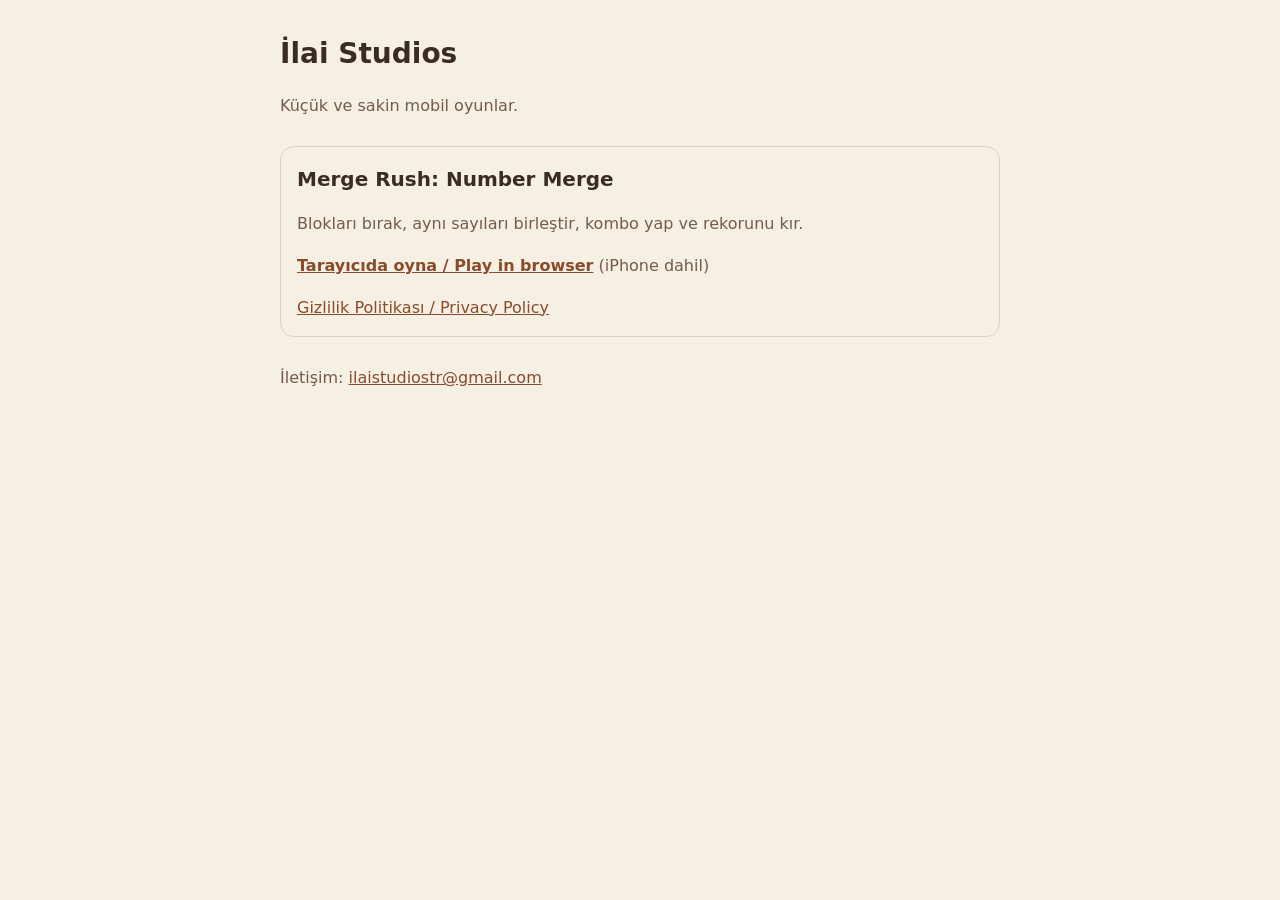
<file: index.html>
<!DOCTYPE html>
<html lang="tr">
<head>
<meta charset="utf-8">
<meta name="viewport" content="width=device-width, initial-scale=1">
<title>İlai Studios</title>
<style>
  :root { --bg: #f6efe4; --text: #3b2c23; --muted: #735c4c; --line: #ded0bd; --link: #8a4b2a; }
  @media (prefers-color-scheme: dark) {
    :root { --bg: #1d1712; --text: #f1e6d6; --muted: #c4b19c; --line: #4a3b2e; --link: #e7b48f; }
  }
  body {
    max-width: 720px; margin: 0 auto; padding: 32px 16px 48px;
    background: var(--bg); color: var(--text);
    font-family: system-ui, -apple-system, "Segoe UI", Roboto, sans-serif; line-height: 1.6;
  }
  h1 { font-size: 28px; margin: 0 0 4px; }
  p { color: var(--muted); }
  a { color: var(--link); }
  .game { margin-top: 28px; padding: 16px; border: 1px solid var(--line); border-radius: 14px; }
  .game h2 { margin: 0 0 6px; font-size: 20px; }
</style>
</head>
<body>
  <h1>İlai Studios</h1>
  <p>Küçük ve sakin mobil oyunlar.</p>

  <div class="game">
    <h2>Merge Rush: Number Merge</h2>
    <p>Blokları bırak, aynı sayıları birleştir, kombo yap ve rekorunu kır.</p>
    <p><a href="play/"><strong>Tarayıcıda oyna / Play in browser</strong></a> (iPhone dahil)</p>
    <a href="merge-rush-gizlilik.html">Gizlilik Politikası / Privacy Policy</a>
  </div>

  <p style="margin-top:28px">İletişim: <a href="mailto:ilaistudiostr@gmail.com">ilaistudiostr@gmail.com</a></p>
</body>
</html>
</file>
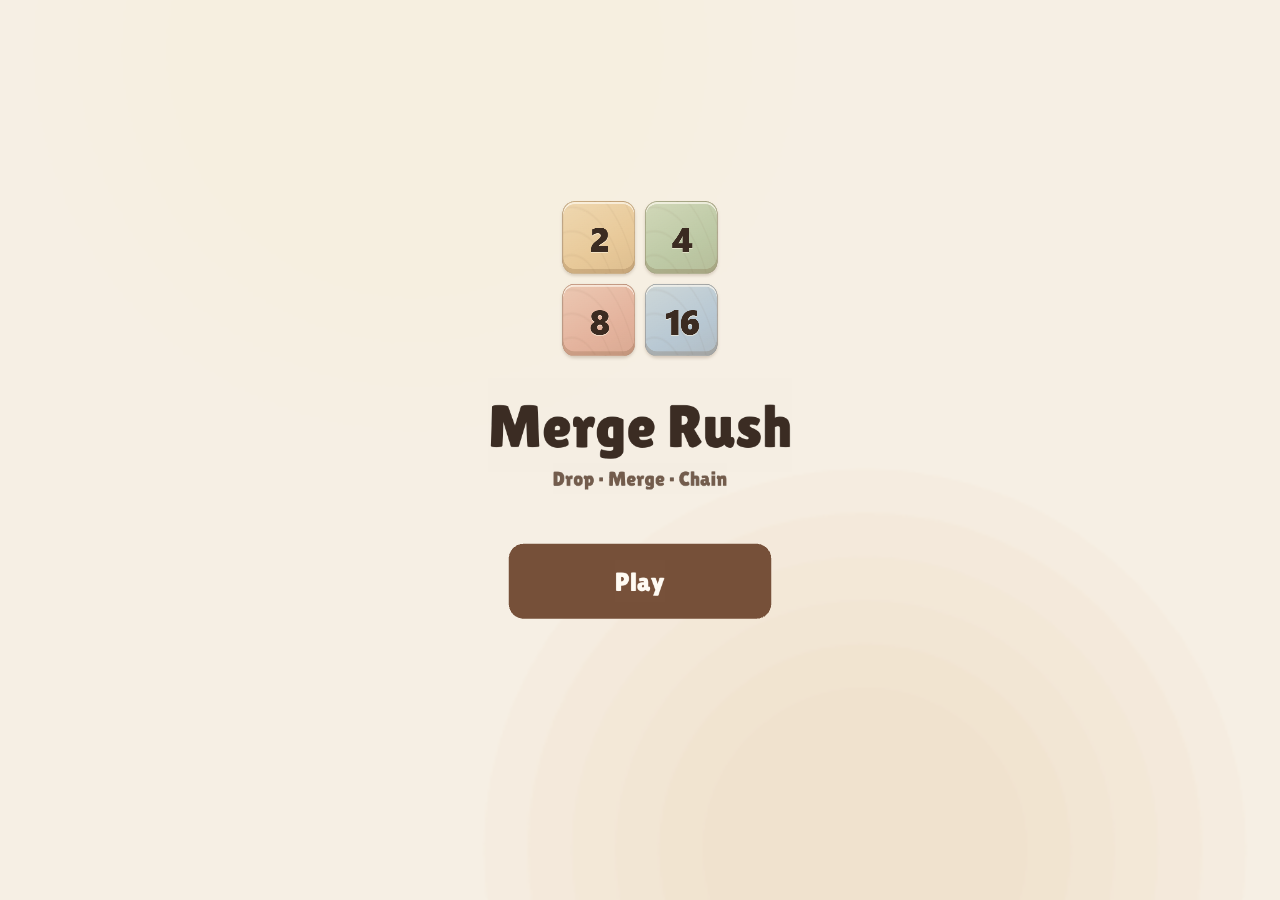
<file: play/index.html>
<!DOCTYPE html>
<html>
<head>
  <meta charset="utf-8">

  <title>Merge Rush</title>
  <link rel="apple-touch-icon" href="icon.png"/>
  <link rel="icon" href="icon.png"/>
  <meta name="theme-color" content="#f6efe4"/>

  <!--http://www.html5rocks.com/en/mobile/mobifying/-->
  <meta name="viewport"
        content="width=device-width,user-scalable=no,initial-scale=1,minimum-scale=1,maximum-scale=1,minimal-ui=true"/>

  <!--https://developer.apple.com/library/safari/documentation/AppleApplications/Reference/SafariHTMLRef/Articles/MetaTags.html-->
  <meta name="apple-mobile-web-app-capable" content="yes">
  <meta name="mobile-web-app-capable" content="yes">
  <meta name="apple-mobile-web-app-status-bar-style" content="default">
  <meta name="format-detection" content="telephone=no">

  <!-- force webkit on 360 -->
  <meta name="renderer" content="webkit"/>
  <meta name="force-rendering" content="webkit"/>
  <!-- force edge on IE -->
  <meta http-equiv="X-UA-Compatible" content="IE=edge,chrome=1"/>
  <meta name="msapplication-tap-highlight" content="no">

  <!-- force full screen on some browser -->
  <meta name="full-screen" content="yes"/>
  <meta name="x5-fullscreen" content="true"/>
  <meta name="360-fullscreen" content="true"/>

  <!--fix fireball/issues/3568 -->
  <!--<meta name="browsermode" content="application">-->
  <meta name="x5-page-mode" content="app">

  <!--<link rel="apple-touch-icon" href=".png" />-->
  <!--<link rel="apple-touch-icon-precomposed" href=".png" />-->

  <link rel="stylesheet" type="text/css" href="style.css"/>

</head>
<body>
  <div id="GameDiv" cc_exact_fit_screen="true">
      <div id="Cocos3dGameContainer">
        <canvas id="GameCanvas" oncontextmenu="event.preventDefault()" tabindex="99"></canvas>
      </div>
    </div>
  

<!-- Polyfills bundle. -->

<script src="src/polyfills.bundle.js" charset="utf-8"> </script>


<!-- SystemJS support. -->
<script src="src/system.bundle.js" charset="utf-8"> </script>

<!-- Import map -->
<script src="src/import-map.json" type="systemjs-importmap" charset="utf-8"> </script>

<script>
    System.import('./index.js').catch(function(err) { console.error(err); })
</script>

</body>
</html>
</file>
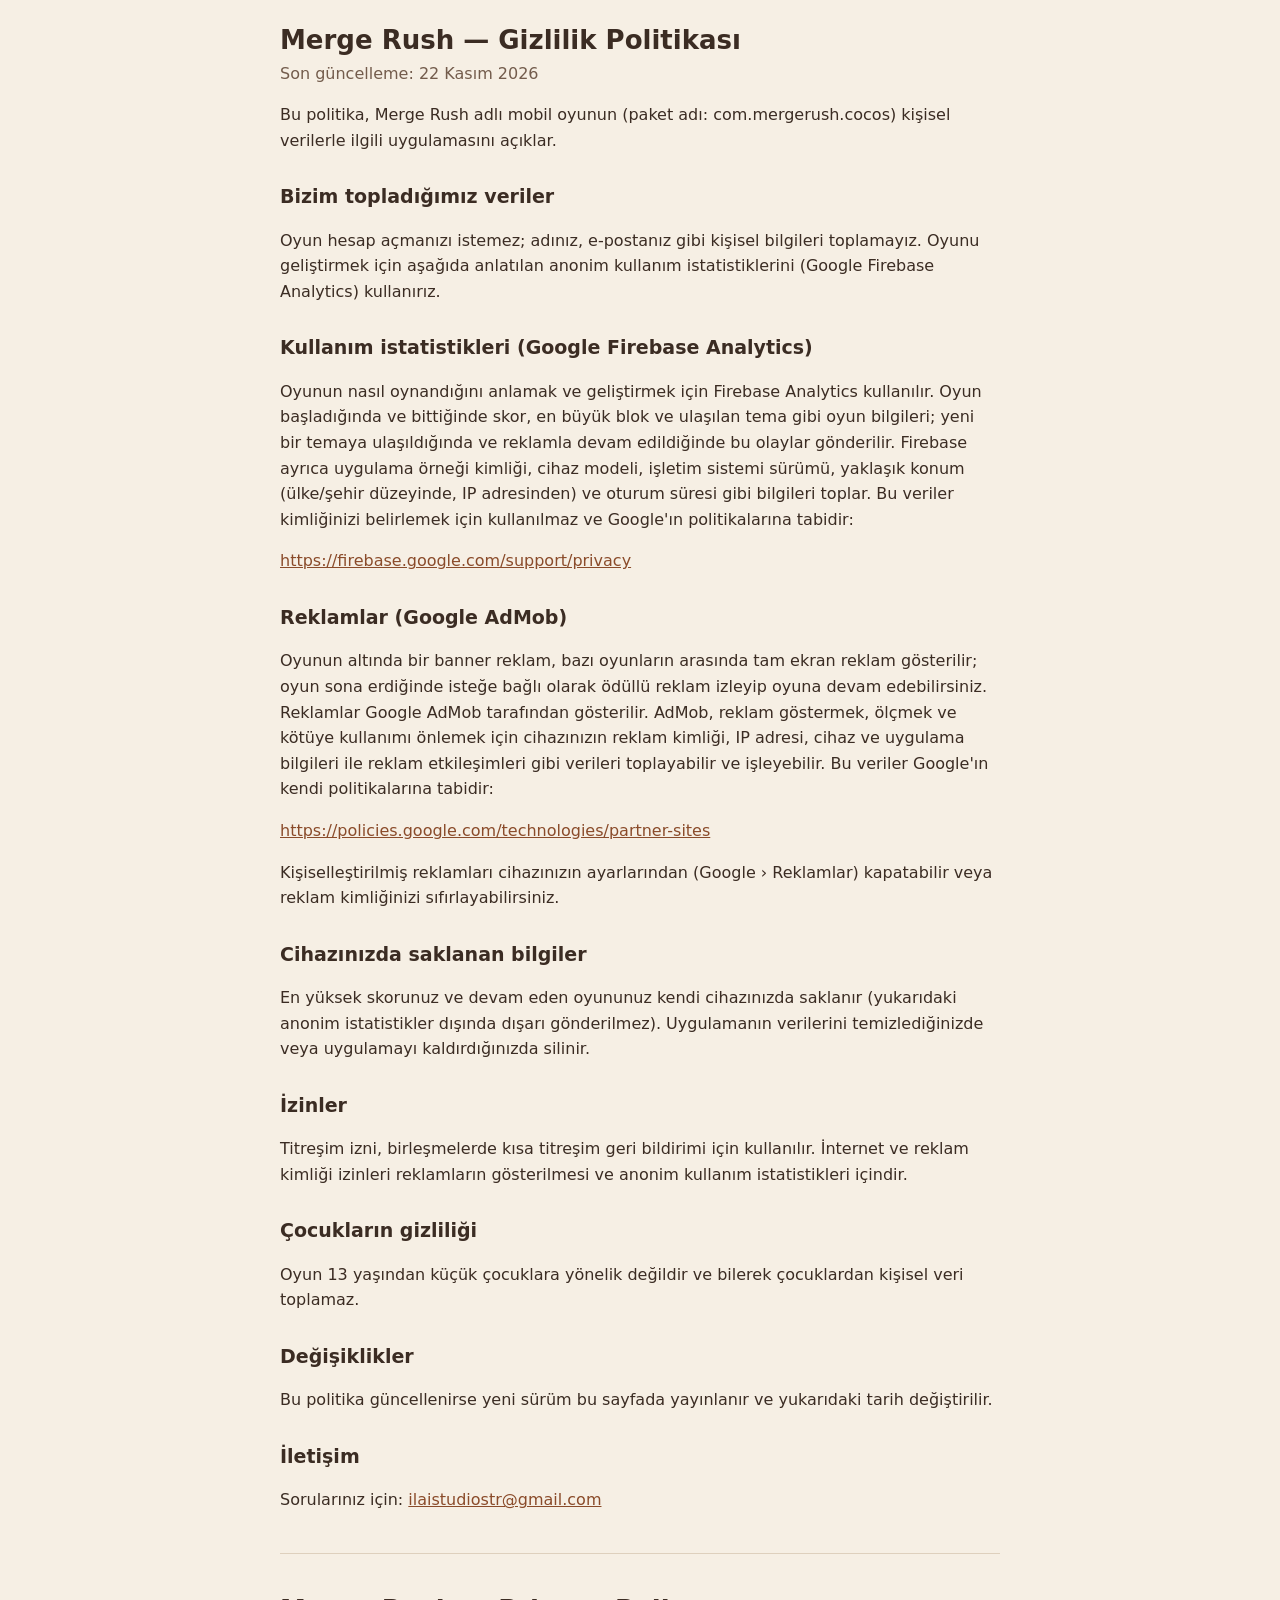
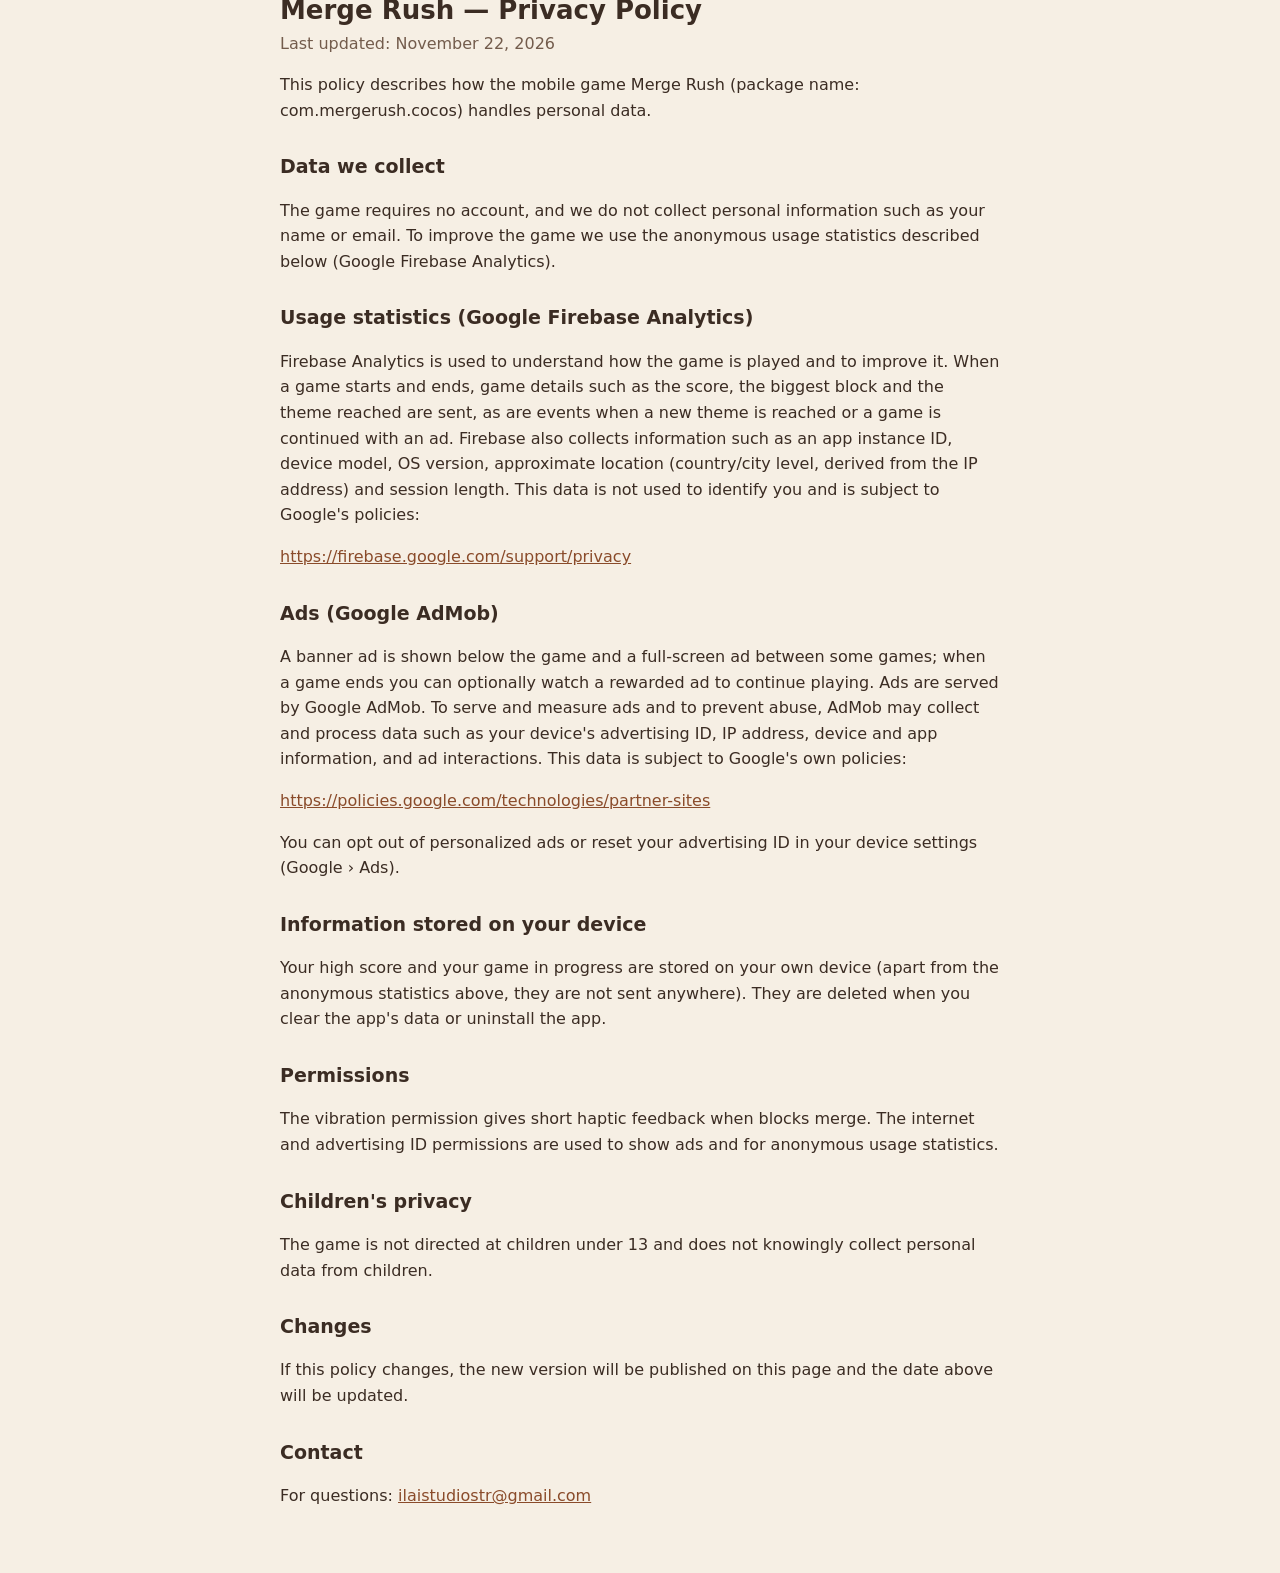
<file: merge-rush-gizlilik.html>
<!DOCTYPE html>
<html lang="tr">
<head>
<meta charset="utf-8">
<meta name="viewport" content="width=device-width, initial-scale=1">
<title>Merge Rush Gizlilik Politikası</title>
<style>
  :root { --bg: #f6efe4; --text: #3b2c23; --muted: #735c4c; --line: #ded0bd; --link: #8a4b2a; }
  @media (prefers-color-scheme: dark) {
    :root:not([data-theme="light"]) { --bg: #1d1712; --text: #f1e6d6; --muted: #c4b19c; --line: #4a3b2e; --link: #e7b48f; }
  }
  :root[data-theme="dark"] { --bg: #1d1712; --text: #f1e6d6; --muted: #c4b19c; --line: #4a3b2e; --link: #e7b48f; }
  body {
    max-width: 720px; margin: 0 auto; padding: 24px 16px 48px;
    background: var(--bg); color: var(--text);
    font-family: system-ui, -apple-system, "Segoe UI", Roboto, sans-serif; line-height: 1.6;
  }
  h1 { font-size: 26px; line-height: 1.25; margin: 0 0 4px; }
  h2 { font-size: 19px; margin-top: 28px; }
  a { color: var(--link); overflow-wrap: anywhere; }
  .date { color: var(--muted); margin-top: 0; }
  hr { margin: 40px 0; border: 0; border-top: 1px solid var(--line); }
</style>
</head>
<body>

<h1>Merge Rush — Gizlilik Politikası</h1>
<p class="date">Son güncelleme: 22 Kasım 2026</p>

<p>Bu politika, Merge Rush adlı mobil oyunun (paket adı: com.mergerush.cocos) kişisel verilerle ilgili uygulamasını açıklar.</p>

<h2>Bizim topladığımız veriler</h2>
<p>Oyun hesap açmanızı istemez; adınız, e-postanız gibi kişisel bilgileri toplamayız. Oyunu geliştirmek için aşağıda anlatılan anonim kullanım istatistiklerini (Google Firebase Analytics) kullanırız.</p>

<h2>Kullanım istatistikleri (Google Firebase Analytics)</h2>
<p>Oyunun nasıl oynandığını anlamak ve geliştirmek için Firebase Analytics kullanılır. Oyun başladığında ve bittiğinde skor, en büyük blok ve ulaşılan tema gibi oyun bilgileri; yeni bir temaya ulaşıldığında ve reklamla devam edildiğinde bu olaylar gönderilir. Firebase ayrıca uygulama örneği kimliği, cihaz modeli, işletim sistemi sürümü, yaklaşık konum (ülke/şehir düzeyinde, IP adresinden) ve oturum süresi gibi bilgileri toplar. Bu veriler kimliğinizi belirlemek için kullanılmaz ve Google'ın politikalarına tabidir:</p>
<p><a href="https://firebase.google.com/support/privacy">https://firebase.google.com/support/privacy</a></p>

<h2>Reklamlar (Google AdMob)</h2>
<p>Oyunun altında bir banner reklam, bazı oyunların arasında tam ekran reklam gösterilir; oyun sona erdiğinde isteğe bağlı olarak ödüllü reklam izleyip oyuna devam edebilirsiniz. Reklamlar Google AdMob tarafından gösterilir. AdMob, reklam göstermek, ölçmek ve kötüye kullanımı önlemek için cihazınızın reklam kimliği, IP adresi, cihaz ve uygulama bilgileri ile reklam etkileşimleri gibi verileri toplayabilir ve işleyebilir. Bu veriler Google'ın kendi politikalarına tabidir:</p>
<p><a href="https://policies.google.com/technologies/partner-sites">https://policies.google.com/technologies/partner-sites</a></p>
<p>Kişiselleştirilmiş reklamları cihazınızın ayarlarından (Google › Reklamlar) kapatabilir veya reklam kimliğinizi sıfırlayabilirsiniz.</p>

<h2>Cihazınızda saklanan bilgiler</h2>
<p>En yüksek skorunuz ve devam eden oyununuz kendi cihazınızda saklanır (yukarıdaki anonim istatistikler dışında dışarı gönderilmez). Uygulamanın verilerini temizlediğinizde veya uygulamayı kaldırdığınızda silinir.</p>

<h2>İzinler</h2>
<p>Titreşim izni, birleşmelerde kısa titreşim geri bildirimi için kullanılır. İnternet ve reklam kimliği izinleri reklamların gösterilmesi ve anonim kullanım istatistikleri içindir.</p>

<h2>Çocukların gizliliği</h2>
<p>Oyun 13 yaşından küçük çocuklara yönelik değildir ve bilerek çocuklardan kişisel veri toplamaz.</p>

<h2>Değişiklikler</h2>
<p>Bu politika güncellenirse yeni sürüm bu sayfada yayınlanır ve yukarıdaki tarih değiştirilir.</p>

<h2>İletişim</h2>
<p>Sorularınız için: <a href="mailto:ilaistudiostr@gmail.com">ilaistudiostr@gmail.com</a></p>

<hr>

<h1>Merge Rush — Privacy Policy</h1>
<p class="date">Last updated: November 22, 2026</p>

<p>This policy describes how the mobile game Merge Rush (package name: com.mergerush.cocos) handles personal data.</p>

<h2>Data we collect</h2>
<p>The game requires no account, and we do not collect personal information such as your name or email. To improve the game we use the anonymous usage statistics described below (Google Firebase Analytics).</p>

<h2>Usage statistics (Google Firebase Analytics)</h2>
<p>Firebase Analytics is used to understand how the game is played and to improve it. When a game starts and ends, game details such as the score, the biggest block and the theme reached are sent, as are events when a new theme is reached or a game is continued with an ad. Firebase also collects information such as an app instance ID, device model, OS version, approximate location (country/city level, derived from the IP address) and session length. This data is not used to identify you and is subject to Google's policies:</p>
<p><a href="https://firebase.google.com/support/privacy">https://firebase.google.com/support/privacy</a></p>

<h2>Ads (Google AdMob)</h2>
<p>A banner ad is shown below the game and a full-screen ad between some games; when a game ends you can optionally watch a rewarded ad to continue playing. Ads are served by Google AdMob. To serve and measure ads and to prevent abuse, AdMob may collect and process data such as your device's advertising ID, IP address, device and app information, and ad interactions. This data is subject to Google's own policies:</p>
<p><a href="https://policies.google.com/technologies/partner-sites">https://policies.google.com/technologies/partner-sites</a></p>
<p>You can opt out of personalized ads or reset your advertising ID in your device settings (Google › Ads).</p>

<h2>Information stored on your device</h2>
<p>Your high score and your game in progress are stored on your own device (apart from the anonymous statistics above, they are not sent anywhere). They are deleted when you clear the app's data or uninstall the app.</p>

<h2>Permissions</h2>
<p>The vibration permission gives short haptic feedback when blocks merge. The internet and advertising ID permissions are used to show ads and for anonymous usage statistics.</p>

<h2>Children's privacy</h2>
<p>The game is not directed at children under 13 and does not knowingly collect personal data from children.</p>

<h2>Changes</h2>
<p>If this policy changes, the new version will be published on this page and the date above will be updated.</p>

<h2>Contact</h2>
<p>For questions: <a href="mailto:ilaistudiostr@gmail.com">ilaistudiostr@gmail.com</a></p>

</body>
</html>
</file>
<file: play/style.css>
html {
  -ms-touch-action: none;
}

body, canvas, div {
  display: block;
  outline: none;
  -webkit-tap-highlight-color: rgba(0, 0, 0, 0);

  user-select: none;
  -moz-user-select: none;
  -webkit-user-select: none;
  -ms-user-select: none;
  -khtml-user-select: none;
  -webkit-tap-highlight-color: rgba(0, 0, 0, 0);
}

/* Remove spin of input type number */
input::-webkit-outer-spin-button,
input::-webkit-inner-spin-button {
    /* display: none; <- Crashes Chrome on hover */
    -webkit-appearance: none;
    margin: 0; /* <-- Apparently some margin are still there even though it's hidden */
}

body {
  position: absolute;
  top: 0;
  left: 0;
  width: 100%;
  height: 100%;
  padding: 0;
  border: 0;
  margin: 0;

  cursor: default;
  color: #888;
  background-color: #f6efe4;

  text-align: center;
  font-family: Helvetica, Verdana, Arial, sans-serif;

  display: flex;
  flex-direction: column;
}

canvas {
  background-color: rgba(0, 0, 0, 0);
}

#GameDiv, #Cocos3dGameContainer, #GameCanvas {
  width: 100%;
  height: 100%;
}

:root {
  --safe-top: env(safe-area-inset-top);
  --safe-right: env(safe-area-inset-right);
  --safe-bottom: env(safe-area-inset-bottom);
  --safe-left: env(safe-area-inset-left);
}

/* Oyun alanı pencereyle aynı boyutta; kaydırma çubuğu çıkıp sayfayı kaydırmasın. */
html, body {
  overflow: hidden;
  background-color: #f6efe4;
}

html { background-color: #f6efe4; }
#GameCanvas { visibility: hidden; }
</file>
